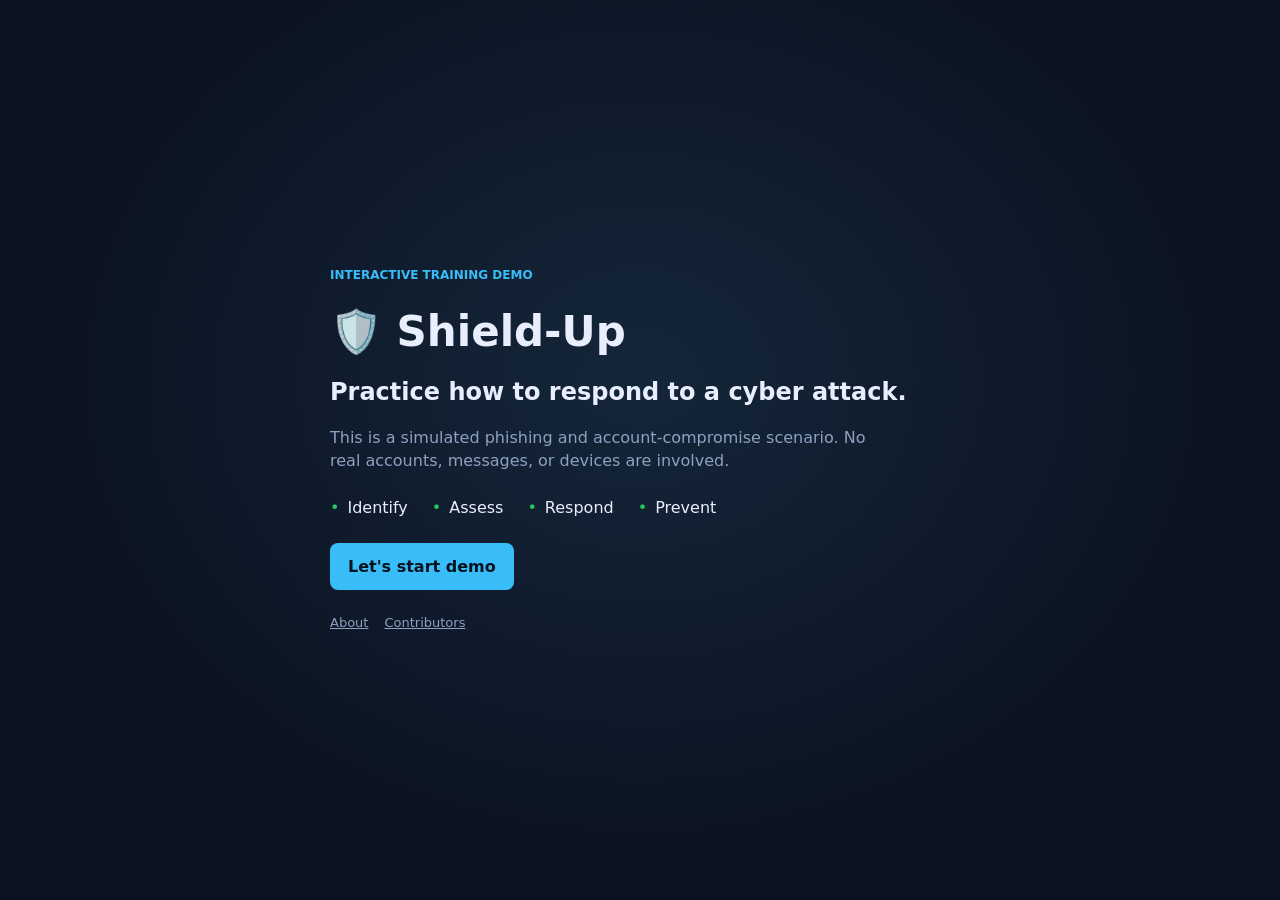
<file: index.html>
<!DOCTYPE html>
<html lang="en">
<head>
  <meta charset="utf-8">
  <meta name="viewport" content="width=device-width, initial-scale=1, viewport-fit=cover">
  <title>Shield-Up</title>
  <link rel="icon" type="image/png" sizes="32x32" href="icons/heart-lock.png?v=2">
  <link rel="icon" type="image/x-icon" href="favicon.ico?v=2">
  <link rel="shortcut icon" type="image/x-icon" href="favicon.ico?v=2">
  <link rel="apple-touch-icon" sizes="180x180" href="icons/apple-touch-icon.png?v=2">
  <script>
    if (!new URLSearchParams(window.location.search).has("start")) {
      window.location.replace("welcome.html");
    }
  </script>
  <link rel="stylesheet" href="index.css">
</head>
<body>
  <div class="w">
    <header class="top">
      <h1>🛡️ Shield-Up</h1>
      <nav class="header-links" aria-label="More about Shield-Up">
        <a class="contributors-link" href="contributors.html">Contributors</a>
        <a class="contributors-link" href="about.html">About Website</a>
      </nav>
      <span id="lvl" class="badge">Threat: Unknown</span>
    </header>
    <section class="g card" aria-label="Security overview">
      <div>
        <div class="metric-label">SECURITY SCORE</div>
        <div class="big" id="sc">50</div>
      </div>
      <div>
        <div class="metric-label">INCIDENT STATUS</div>
        <div class="big status-value" id="st">Investigating</div>
      </div>
    </section>
    <nav class="tabs" id="tabs" aria-label="Incident response steps"></nav>
    <main id="main"></main>
    <section class="card" aria-labelledby="score-heading">
      <h2 id="score-heading">📈 Score Over Time</h2>
      <div id="gr"></div>
    </section>
    <section class="card" aria-labelledby="timeline-heading">
      <h2 id="timeline-heading">📜 Incident Timeline</h2>
      <div id="log"></div>
    </section>
  </div>
  <script src="index.js"></script>
</body>
</html>
</file>
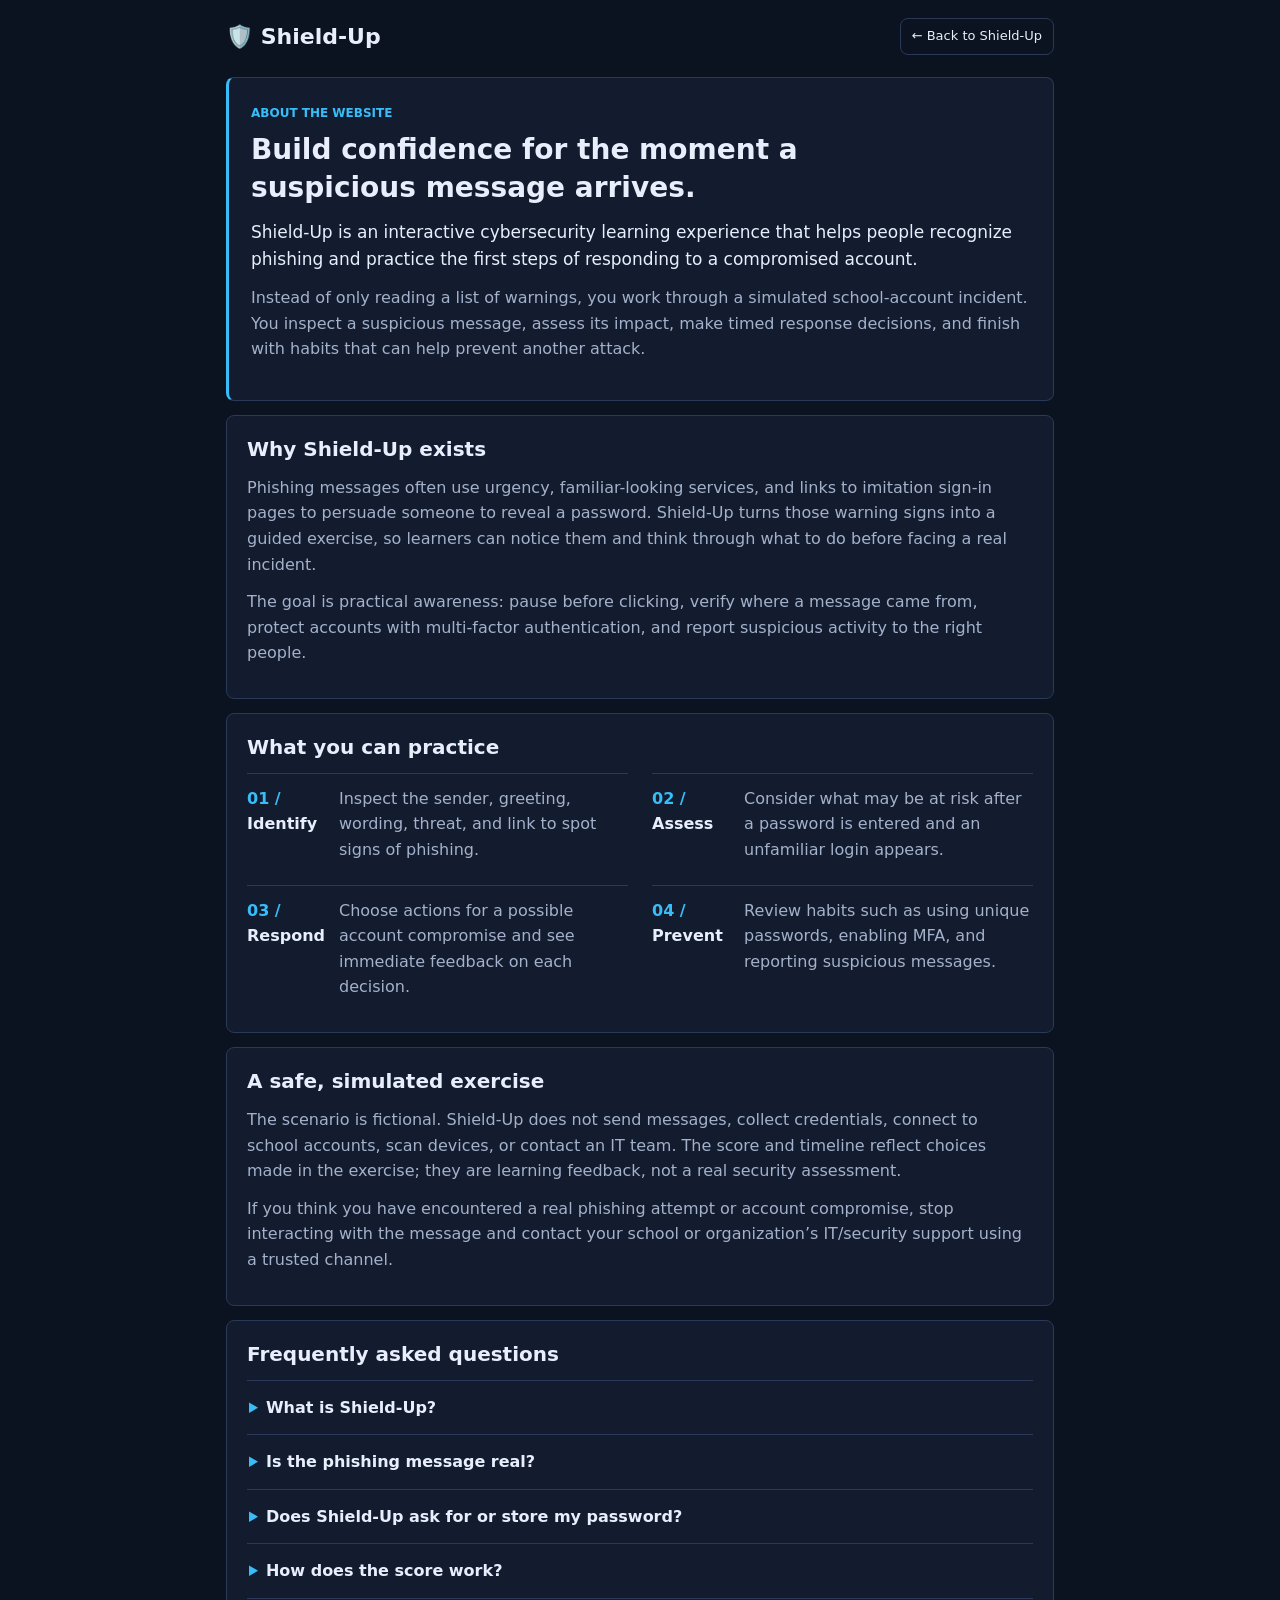
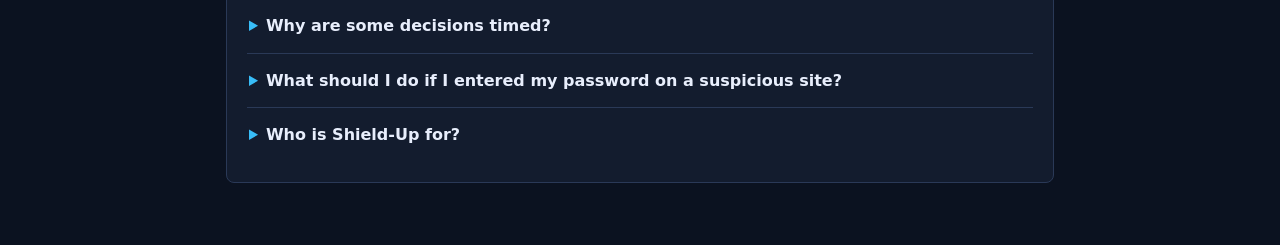
<file: about.html>
<!DOCTYPE html>
<html lang="en">
<head>
  <meta charset="utf-8">
  <meta name="viewport" content="width=device-width, initial-scale=1">
  <meta name="description" content="Learn about Shield-Up, an interactive phishing and incident-response training website.">
  <title>About Shield-Up</title>
  <link rel="icon" type="image/png" sizes="32x32" href="icons/heart-lock.png?v=2">
  <link rel="icon" type="image/x-icon" href="favicon.ico?v=2">
  <link rel="shortcut icon" type="image/x-icon" href="favicon.ico?v=2">
  <link rel="apple-touch-icon" sizes="180x180" href="icons/apple-touch-icon.png?v=2">
  <link rel="stylesheet" href="about.css">
</head>
<body>
  <main>
    <header class="top">
      <h1>🛡️ Shield-Up</h1>
      <a class="back" href="index.html?start=1">&#8592; Back to Shield-Up</a>
    </header>

    <section class="intro" aria-labelledby="about-heading">
      <p class="eyebrow">ABOUT THE WEBSITE</p>
      <h2 id="about-heading">Build confidence for the moment a suspicious message arrives.</h2>
      <p class="lead">Shield-Up is an interactive cybersecurity learning experience that helps people recognize phishing and practice the first steps of responding to a compromised account.</p>
      <p>Instead of only reading a list of warnings, you work through a simulated school-account incident. You inspect a suspicious message, assess its impact, make timed response decisions, and finish with habits that can help prevent another attack.</p>
    </section>

    <section aria-labelledby="purpose-heading">
      <h2 id="purpose-heading">Why Shield-Up exists</h2>
      <p>Phishing messages often use urgency, familiar-looking services, and links to imitation sign-in pages to persuade someone to reveal a password. Shield-Up turns those warning signs into a guided exercise, so learners can notice them and think through what to do before facing a real incident.</p>
      <p>The goal is practical awareness: pause before clicking, verify where a message came from, protect accounts with multi-factor authentication, and report suspicious activity to the right people.</p>
    </section>

    <section aria-labelledby="experience-heading">
      <h2 id="experience-heading">What you can practice</h2>
      <ol class="steps">
        <li><strong>Identify</strong><span>Inspect the sender, greeting, wording, threat, and link to spot signs of phishing.</span></li>
        <li><strong>Assess</strong><span>Consider what may be at risk after a password is entered and an unfamiliar login appears.</span></li>
        <li><strong>Respond</strong><span>Choose actions for a possible account compromise and see immediate feedback on each decision.</span></li>
        <li><strong>Prevent</strong><span>Review habits such as using unique passwords, enabling MFA, and reporting suspicious messages.</span></li>
      </ol>
    </section>

    <section aria-labelledby="approach-heading">
      <h2 id="approach-heading">A safe, simulated exercise</h2>
      <p>The scenario is fictional. Shield-Up does not send messages, collect credentials, connect to school accounts, scan devices, or contact an IT team. The score and timeline reflect choices made in the exercise; they are learning feedback, not a real security assessment.</p>
      <p>If you think you have encountered a real phishing attempt or account compromise, stop interacting with the message and contact your school or organization’s IT/security support using a trusted channel.</p>
    </section>

    <section class="faq" aria-labelledby="faq-heading">
      <h2 id="faq-heading">Frequently asked questions</h2>
      <details>
        <summary>What is Shield-Up?</summary>
        <p>Shield-Up is a browser-based training website about recognizing phishing and responding to a simulated account compromise. It guides you through identifying warning signs, assessing risk, choosing response steps, and reviewing prevention habits.</p>
      </details>
      <details>
        <summary>Is the phishing message real?</summary>
        <p>No. The message, school account, and incident are part of a fictional scenario created for practice. The page does not send or receive email.</p>
      </details>
      <details>
        <summary>Does Shield-Up ask for or store my password?</summary>
        <p>No. Never enter a real password into a training scenario or a link from a suspicious message. Shield-Up does not connect to accounts or collect login credentials.</p>
      </details>
      <details>
        <summary>How does the score work?</summary>
        <p>The score changes in response to choices inside the exercise, such as finding message warning signs or selecting a response. It is only a game-like learning aid and does not measure your device’s security or predict whether an account is safe.</p>
      </details>
      <details>
        <summary>Why are some decisions timed?</summary>
        <p>The response scenarios use a short timer to add pressure and encourage quick practice. A timeout affects the exercise score only; it has no effect on a real account or device.</p>
      </details>
      <details>
        <summary>What should I do if I entered my password on a suspicious site?</summary>
        <p>Use a trusted device and the official service address to change the password, enable multi-factor authentication if available, and sign out other sessions. Report the incident promptly to your school or organization’s IT/security team. If you reused that password elsewhere, change it there too.</p>
      </details>
      <details>
        <summary>Who is Shield-Up for?</summary>
        <p>The example is framed around a school account, but the warning signs and prevention habits can help anyone who uses email, messaging, or online accounts. It is an educational introduction, not a replacement for expert security training.</p>
      </details>
    </section>
  </main>
</body>
</html>
</file>
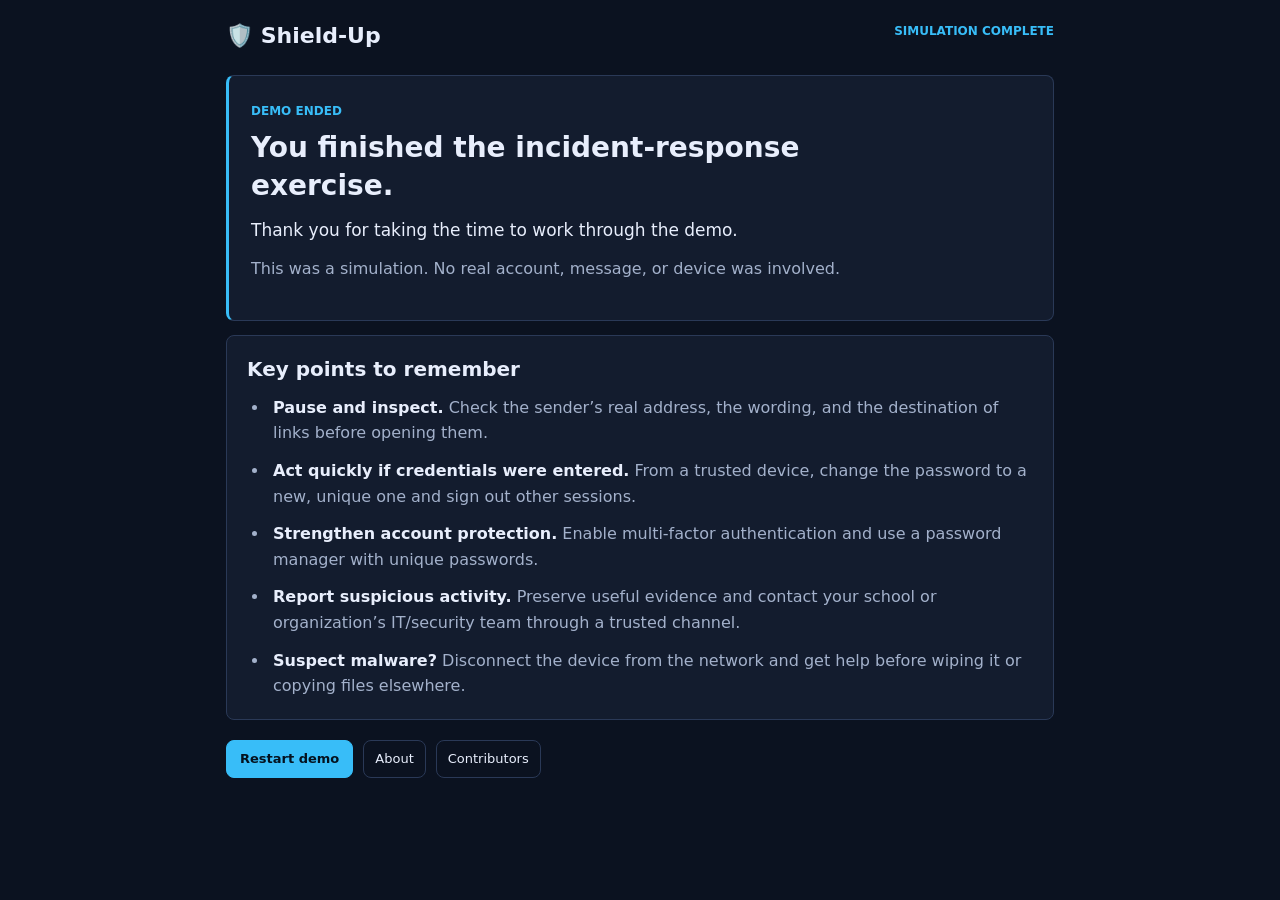
<file: completion.html>
<!DOCTYPE html>
<html lang="en">
<head>
  <meta charset="utf-8">
  <meta name="viewport" content="width=device-width, initial-scale=1, viewport-fit=cover">
  <meta name="description" content="Review the key lessons from the Shield-Up simulated phishing response demo.">
  <title>Demo Complete | Shield-Up</title>
  <link rel="icon" type="image/png" sizes="32x32" href="icons/heart-lock.png?v=2">
  <link rel="icon" type="image/x-icon" href="favicon.ico?v=2">
  <link rel="shortcut icon" type="image/x-icon" href="favicon.ico?v=2">
  <link rel="apple-touch-icon" sizes="180x180" href="icons/apple-touch-icon.png?v=2">
  <link rel="stylesheet" href="about.css">
  <link rel="stylesheet" href="completion.css">
</head>
<body>
  <main>
    <header class="top">
      <h1>🛡️ Shield-Up</h1>
      <span class="eyebrow">SIMULATION COMPLETE</span>
    </header>

    <section class="intro" aria-labelledby="complete-heading">
      <p class="eyebrow">DEMO ENDED</p>
      <h2 id="complete-heading">You finished the incident-response exercise.</h2>
      <p class="lead">Thank you for taking the time to work through the demo.</p>
      <p>This was a simulation. No real account, message, or device was involved.</p>
    </section>

    <section aria-labelledby="takeaways-heading">
      <h2 id="takeaways-heading">Key points to remember</h2>
      <ul class="takeaways">
        <li><strong>Pause and inspect.</strong> Check the sender’s real address, the wording, and the destination of links before opening them.</li>
        <li><strong>Act quickly if credentials were entered.</strong> From a trusted device, change the password to a new, unique one and sign out other sessions.</li>
        <li><strong>Strengthen account protection.</strong> Enable multi-factor authentication and use a password manager with unique passwords.</li>
        <li><strong>Report suspicious activity.</strong> Preserve useful evidence and contact your school or organization’s IT/security team through a trusted channel.</li>
        <li><strong>Suspect malware?</strong> Disconnect the device from the network and get help before wiping it or copying files elsewhere.</li>
      </ul>
    </section>

    <nav class="completion-actions" aria-label="Continue exploring Shield-Up">
      <a class="restart-link" href="welcome.html">Restart demo</a>
      <a class="back" href="about.html">About</a>
      <a class="back" href="contributors.html">Contributors</a>
    </nav>
  </main>
</body>
</html>
</file>
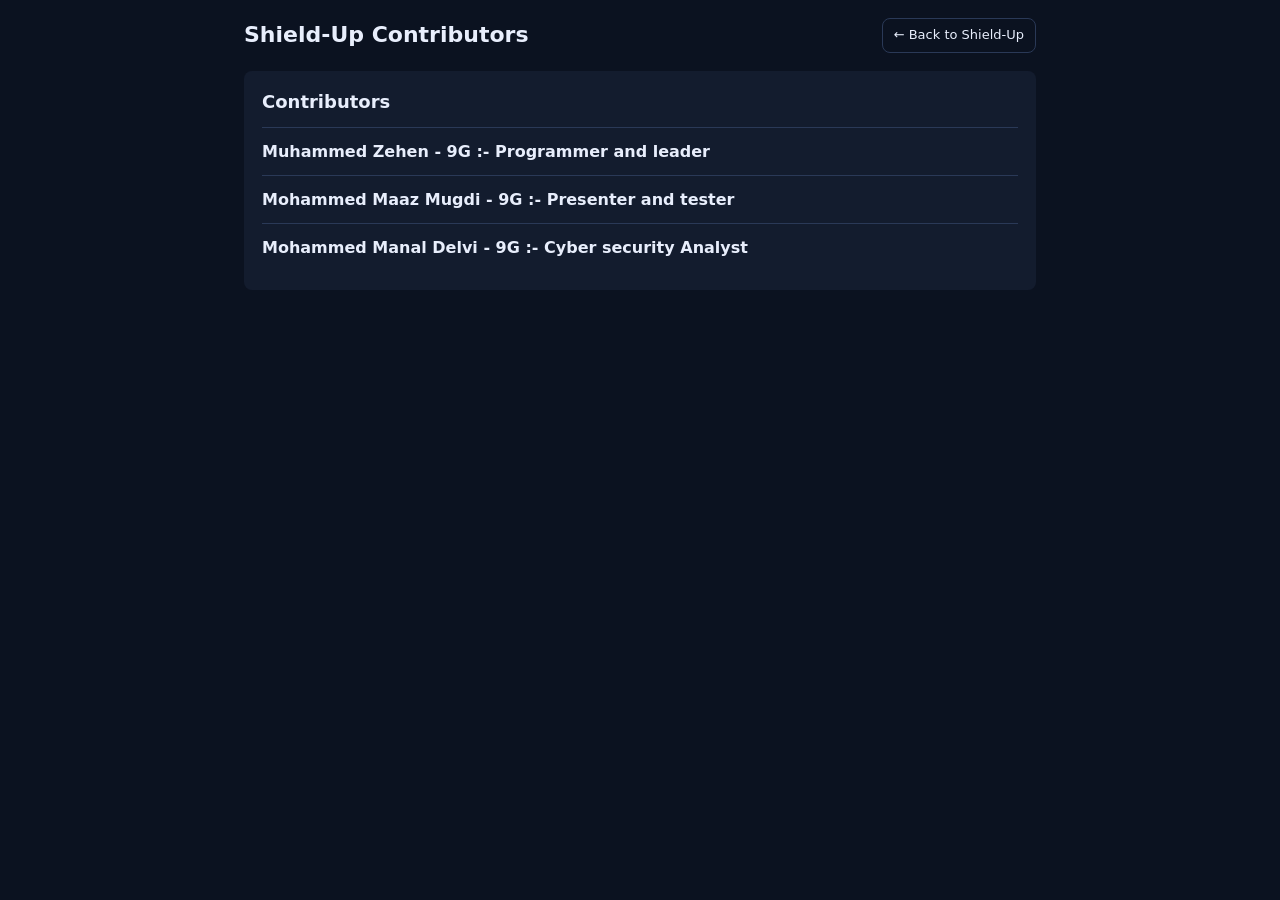
<file: contributors.html>
<!DOCTYPE html>
<html lang="en">
<head>
<meta charset="utf-8">
<meta name="viewport" content="width=device-width, initial-scale=1">
<title>Contributors | Shield-Up</title>
<link rel="icon" type="image/png" sizes="32x32" href="icons/heart-lock.png?v=2">
<link rel="icon" type="image/x-icon" href="favicon.ico?v=2">
<link rel="shortcut icon" type="image/x-icon" href="favicon.ico?v=2">
<link rel="apple-touch-icon" sizes="180x180" href="icons/apple-touch-icon.png?v=2">
<link rel="stylesheet" href="contributors.css">
</head>

<body>
<main>
<header class="top">
<h1>Shield-Up Contributors</h1>
<a class="back" href="index.html?start=1">&#8592; Back to Shield-Up</a>
</header>
<section aria-labelledby="contributors-heading">
<h2 id="contributors-heading">Contributors</h2>
<ul>
<li>Muhammed Zehen - 9G :- Programmer and leader</li>
<li>Mohammed Maaz Mugdi - 9G :- Presenter and tester</li>
<li>Mohammed Manal Delvi - 9G :- Cyber security Analyst</li>
</ul>
</section>
</main>
</body>
</html>
</file>
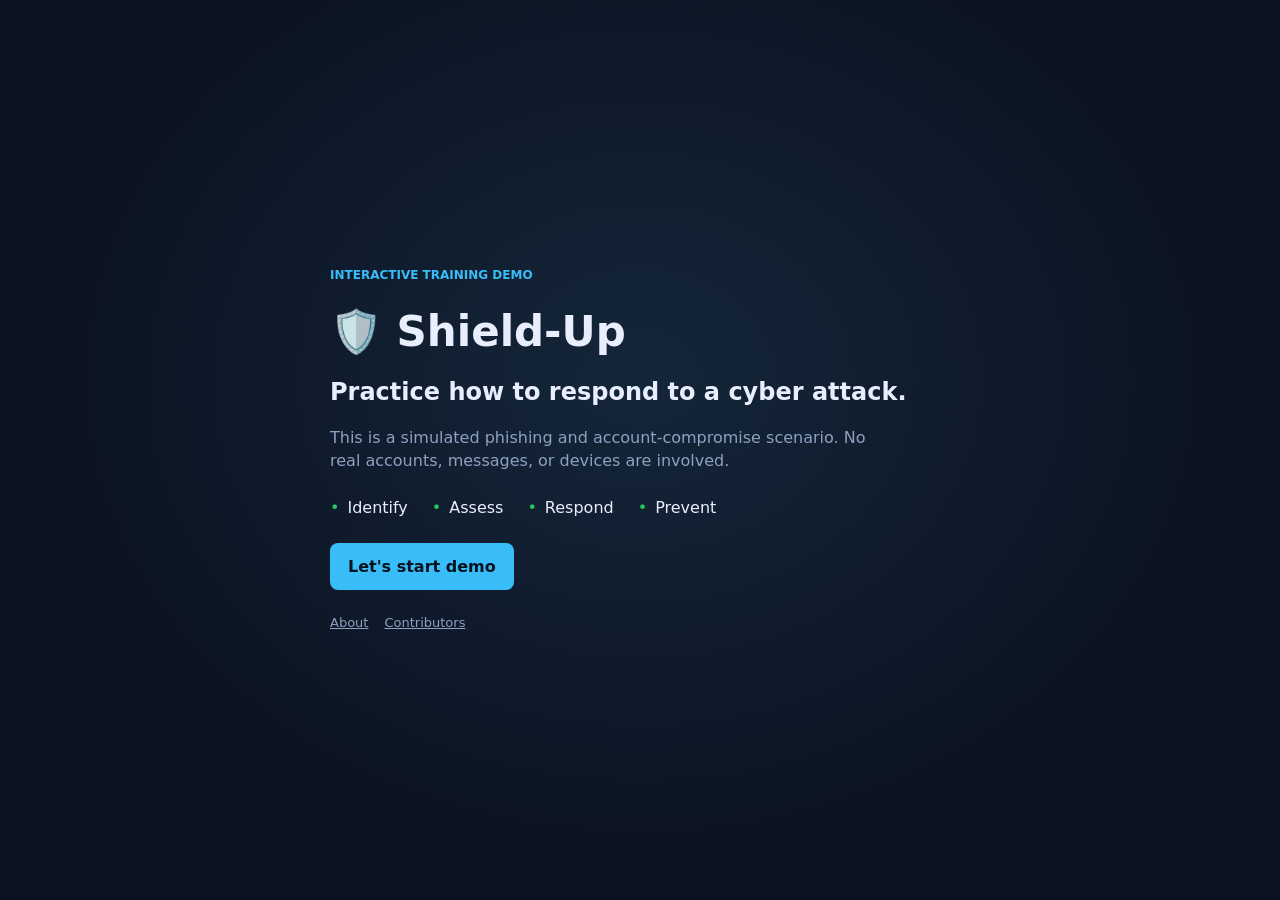
<file: welcome.html>
<!DOCTYPE html>
<html lang="en">
<head>
  <meta charset="utf-8">
  <meta name="viewport" content="width=device-width, initial-scale=1, viewport-fit=cover">
  <title>Shield-Up | Interactive Demo</title>
  <link rel="icon" type="image/png" sizes="32x32" href="icons/heart-lock.png?v=2">
  <link rel="icon" type="image/x-icon" href="favicon.ico?v=2">
  <link rel="shortcut icon" type="image/x-icon" href="favicon.ico?v=2">
  <link rel="apple-touch-icon" sizes="180x180" href="icons/apple-touch-icon.png?v=2">
  <link rel="stylesheet" href="welcome.css">
</head>
<body>
  <main class="welcome" aria-labelledby="welcome-title">
    <div class="welcome-content">
      <p class="welcome-kicker">INTERACTIVE TRAINING DEMO</p>
      <h1 id="welcome-title">🛡️ Shield-Up</h1>
      <p class="welcome-lead">Practice how to respond to a cyber attack.</p>
      <p class="welcome-copy">This is a simulated phishing and account-compromise scenario. No real accounts, messages, or devices are involved.</p>
      <ol class="phase-preview" aria-label="Demo phases">
        <li>Identify</li>
        <li>Assess</li>
        <li>Respond</li>
        <li>Prevent</li>
      </ol>
      <a class="start-demo" href="index.html?start=1">Let's start demo</a>
      <nav class="welcome-links" aria-label="More about Shield-Up">
        <a href="about.html">About</a>
        <a href="contributors.html">Contributors</a>
      </nav>
    </div>
  </main>
</body>
</html>
</file>
<file: index.css>
:root {
  --bg: #0b1220;
  --card: #131c2e;
  --tx: #e8eefc;
  --mu: #8fa0c0;
  --ok: #22c55e;
  --bad: #ef4444;
  --warn: #f59e0b;
  --ac: #38bdf8;
  box-sizing: border-box;
  padding-top: env(safe-area-inset-top, 0px);
  padding-bottom: env(safe-area-inset-bottom, 0px);
}


* {
  box-sizing: border-box;
}

body {
  margin: 0;
  background: var(--bg);
  color: var(--tx);
  font-family: system-ui, Arial, sans-serif;
  line-height: 1.45;
}

.w {
  max-width: 820px;
  margin: auto;
  padding: 14px;
}

h1 {
  margin: 0;
  font-size: 22px;
}

h2 {
  margin: 0 0 8px;
  font-size: 18px;
}

.top {
  position: relative;
  display: grid;
  grid-template-columns: minmax(0, 1fr) auto minmax(0, 1fr);
  align-items: center;
  gap: 8px;
  min-height: 34px;
}

.header-links {
  display: flex;
  justify-content: center;
  gap: 8px;
  flex-wrap: wrap;
}

.top > .badge {
  position: absolute;
  top: 50%;
  right: 0;
  transform: translateY(-50%);
}

.contributors-link {
  padding: 7px 11px;
  border: 1px solid #2a3957;
  border-radius: 8px;
  color: var(--tx);
  text-decoration: none;
  font-size: 13px;
}

.contributors-link:hover {
  border-color: var(--ac);
  color: var(--ac);
}

.badge {
  padding: 4px 12px;
  border-radius: 99px;
  font-weight: 700;
  font-size: 13px;
}

.card {
  margin: 12px 0;
  padding: 14px;
  border-radius: 14px;
  background: var(--card);
}

.tabs {
  display: flex;
  gap: 6px;
  overflow-x: auto;
}

.tab {
  flex: 1;
  min-width: 80px;
  padding: 8px;
  border: 0;
  border-radius: 10px;
  background: var(--card);
  color: var(--mu);
  text-align: center;
  font-size: 13px;
  cursor: pointer;
}

.tab.on {
  background: var(--ac);
  color: #04121f;
  font-weight: 700;
}

.mail {
  padding: 12px;
  border-radius: 10px;
  background: #fff;
  color: #111;
  font-size: 14px;
}

.mail small {
  color: #555;
}

.flag {
  border-bottom: 2px dashed var(--bad);
  cursor: pointer;
}

.flag.f {
  background: #fecaca;
}

.link {
  color: #1a56db;
  text-decoration: underline;
  cursor: pointer;
}

.btn {
  display: block;
  width: 100%;
  margin: 6px 0;
  padding: 11px;
  border: 1px solid #2a3957;
  border-radius: 10px;
  background: #0f1728;
  color: var(--tx);
  text-align: left;
  font-size: 14px;
  cursor: pointer;
}

.btn:disabled {
  opacity: 0.55;
}

.fb {
  margin-top: 8px;
  padding: 10px;
  border-radius: 10px;
  font-size: 14px;
}

.good {
  border: 1px solid var(--ok);
  background: #052e16;
}

.badc {
  border: 1px solid var(--bad);
  background: #2a0a0a;
}

.bar {
  height: 10px;
  overflow: hidden;
  border-radius: 9px;
  background: #0f1728;
}

.bar i {
  display: block;
  height: 100%;
}

.row {
  display: flex;
  justify-content: space-between;
  margin: 8px 0 3px;
  font-size: 13px;
}

.log {
  margin: 5px 0;
  padding-left: 8px;
  border-left: 3px solid #2a3957;
  color: var(--mu);
  font-size: 13px;
}

.next {
  margin-top: 8px;
  padding: 10px 16px;
  border: 0;
  border-radius: 10px;
  background: var(--ac);
  color: #04121f;
  font-weight: 700;
  cursor: pointer;
}

.next:disabled {
  opacity: 0.5;
  cursor: not-allowed;
}

.phase-actions {
  display: flex;
  flex-wrap: wrap;
  gap: 8px;
}

.g {
  display: grid;
  grid-template-columns: 1fr 1fr;
  gap: 8px;
}

.big {
  font-size: 28px;
  font-weight: 800;
}

.status-value {
  font-size: 18px;
}

.metric-label {
  color: var(--mu);
  font-size: 12px;
}

ul {
  margin: 6px 0;
  padding-left: 18px;
}

@media (max-width: 600px) {
  .top {
    grid-template-columns: minmax(0, 1fr) auto;
  }

  .top > .badge {
    position: static;
    grid-column: 2;
    grid-row: 1;
    transform: none;
  }

  .header-links {
    grid-column: 1 / -1;
    grid-row: 2;
  }
}
</file>
<file: about.css>
:root {
  color-scheme: dark;
  --bg: #0b1220;
  --section: #131c2e;
  --text: #e8eefc;
  --muted: #a3b1cb;
  --accent: #38bdf8;
  --line: #2a3957;
  box-sizing: border-box;
}

* {
  box-sizing: border-box;
}

body {
  min-height: 100vh;
  margin: 0;
  background: var(--bg);
  color: var(--text);
  font-family: system-ui, Arial, sans-serif;
  line-height: 1.6;
}

main {
  width: min(100%, 860px);
  margin: auto;
  padding: 18px 16px 48px;
}

.top {
  display: flex;
  align-items: center;
  justify-content: space-between;
  gap: 12px;
  flex-wrap: wrap;
  margin-bottom: 22px;
}

h1 {
  margin: 0;
  font-size: 22px;
}

h2 {
  margin: 0 0 12px;
  font-size: 20px;
  line-height: 1.35;
}

p {
  margin: 0 0 12px;
  color: var(--muted);
}

.back {
  padding: 7px 11px;
  border: 1px solid var(--line);
  border-radius: 8px;
  color: var(--text);
  text-decoration: none;
  font-size: 13px;
}

.back:hover,
.back:focus-visible {
  border-color: var(--accent);
  color: var(--accent);
}

section {
  margin: 14px 0;
  padding: 20px;
  border: 1px solid var(--line);
  border-radius: 8px;
  background: var(--section);
}

.intro {
  padding: 26px 22px;
  border-left: 3px solid var(--accent);
}

.eyebrow {
  margin-bottom: 8px;
  color: var(--accent);
  font-size: 12px;
  font-weight: 700;
}

.intro h2 {
  max-width: 680px;
  font-size: 28px;
}

.lead {
  color: var(--text);
  font-size: 17px;
}

.steps {
  display: grid;
  grid-template-columns: repeat(2, minmax(0, 1fr));
  gap: 10px 24px;
  margin: 0;
  padding: 0;
  list-style: none;
  counter-reset: step;
}

.steps li {
  display: grid;
  grid-template-columns: 82px 1fr;
  gap: 10px;
  padding: 12px 0;
  border-top: 1px solid var(--line);
  counter-increment: step;
}

.steps strong::before {
  content: "0" counter(step) " / ";
  color: var(--accent);
}

.steps span {
  color: var(--muted);
}

.faq details {
  border-top: 1px solid var(--line);
}

.faq summary {
  padding: 14px 2px;
  color: var(--text);
  font-weight: 650;
  cursor: pointer;
}

.faq summary::marker {
  color: var(--accent);
}

.faq details p {
  padding: 0 18px 12px 2px;
}

@media (max-width: 600px) {
  main {
    padding-inline: 12px;
  }

  section {
    padding: 16px;
  }

  .intro {
    padding: 20px 16px;
  }

  .intro h2 {
    font-size: 24px;
  }

  .steps {
    grid-template-columns: 1fr;
  }
}
</file>
<file: completion.css>
.takeaways {
  display: grid;
  gap: 12px;
  margin: 0;
  padding-left: 22px;
}

.takeaways li {
  padding-left: 4px;
  color: var(--muted);
}

.takeaways strong {
  color: var(--text);
}

.completion-actions {
  display: flex;
  flex-wrap: wrap;
  gap: 10px;
  margin-top: 20px;
}

.restart-link {
  padding: 8px 13px;
  border: 1px solid var(--accent);
  border-radius: 8px;
  background: var(--accent);
  color: #04121f;
  font-size: 13px;
  font-weight: 700;
  text-decoration: none;
}

.restart-link:hover,
.restart-link:focus-visible {
  background: #7dd3fc;
}

.completion-actions .back {
  display: inline-flex;
  align-items: center;
}

@media (max-width: 420px) {
  .completion-actions > a {
    text-align: center;
  }
}
</file>
<file: contributors.css>
:root {
  color-scheme: dark;
  --bg: #0b1220;
  --card: #131c2e;
  --tx: #e8eefc;
  --mu: #8fa0c0;
  --ac: #38bdf8;
  box-sizing: border-box;
}


* {
  box-sizing: border-box;
}

body {
  min-height: 100vh;
  margin: 0;
  background: var(--bg);
  color: var(--tx);
  font-family: system-ui, Arial, sans-serif;
  line-height: 1.45;
}

main {
  max-width: 820px;
  margin: auto;
  padding: 14px;
}

.top {
  display: flex;
  justify-content: space-between;
  align-items: center;
  gap: 12px;
  flex-wrap: wrap;
  margin: 4px 0 18px;
}

h1 {
  margin: 0;
  font-size: 22px;
}

.back {
  padding: 7px 11px;
  border: 1px solid #2a3957;
  border-radius: 8px;
  color: var(--tx);
  text-decoration: none;
  font-size: 13px;
}

.back:hover {
  border-color: var(--ac);
  color: var(--ac);
}

section {
  padding: 18px;
  border-radius: 8px;
  background: var(--card);
}

h2 {
  margin: 0 0 12px;
  font-size: 18px;
}

ul {
  margin: 0;
  padding: 0;
  list-style: none;
}

li {
  padding: 12px 0;
  border-top: 1px solid #2a3957;
  font-weight: 600;
}
</file>
<file: welcome.css>
:root {
  --bg: #0b1220;
  --tx: #e8eefc;
  --mu: #8fa0c0;
  --ok: #22c55e;
  --ac: #38bdf8;
}

* {
  box-sizing: border-box;
}

body {
  margin: 0;
  background: var(--bg);
  color: var(--tx);
  font-family: system-ui, Arial, sans-serif;
  line-height: 1.45;
}

.welcome {
  display: grid;
  min-height: 100vh;
  min-height: 100svh;
  place-items: center;
  padding: 32px 20px;
  background-color: var(--bg);
  background-image: radial-gradient(ellipse at 50% 42%, #14263a 0, var(--bg) 68%);
}

.welcome-content {
  width: min(100%, 620px);
  animation: welcome-in 500ms ease-out both;
}

.welcome-kicker {
  margin: 0 0 18px;
  color: var(--ac);
  font-size: 12px;
  font-weight: 800;
}

.welcome h1 {
  margin: 0;
  font-size: 42px;
}

.welcome-lead {
  margin: 12px 0;
  font-size: 24px;
  font-weight: 700;
}

.welcome-copy {
  max-width: 540px;
  color: var(--mu);
}

.phase-preview {
  display: flex;
  flex-wrap: wrap;
  gap: 8px 24px;
  margin: 24px 0;
  padding: 0;
  color: var(--tx);
  list-style: none;
}

.phase-preview li::before {
  margin-right: 8px;
  color: var(--ok);
  content: "•";
}

.start-demo {
  display: inline-block;
  padding: 12px 18px;
  border: 0;
  border-radius: 8px;
  background: var(--ac);
  color: #04121f;
  font-weight: 800;
  text-decoration: none;
}

.start-demo:hover {
  background: #7dd3fc;
}

.start-demo:focus-visible,
.welcome-links a:focus-visible {
  outline: 3px solid var(--ok);
  outline-offset: 3px;
}

.welcome-links {
  display: flex;
  gap: 16px;
  margin-top: 24px;
}

.welcome-links a {
  color: var(--mu);
  font-size: 13px;
}

@keyframes welcome-in {
  from { opacity: 0; transform: translateY(10px); }
  to { opacity: 1; transform: translateY(0); }
}

@media (prefers-reduced-motion: reduce) {
  .welcome-content { animation: none; }
}

@media (max-width: 600px) {
  .welcome h1 { font-size: 34px; }
  .welcome-lead { font-size: 20px; }
}
</file>
